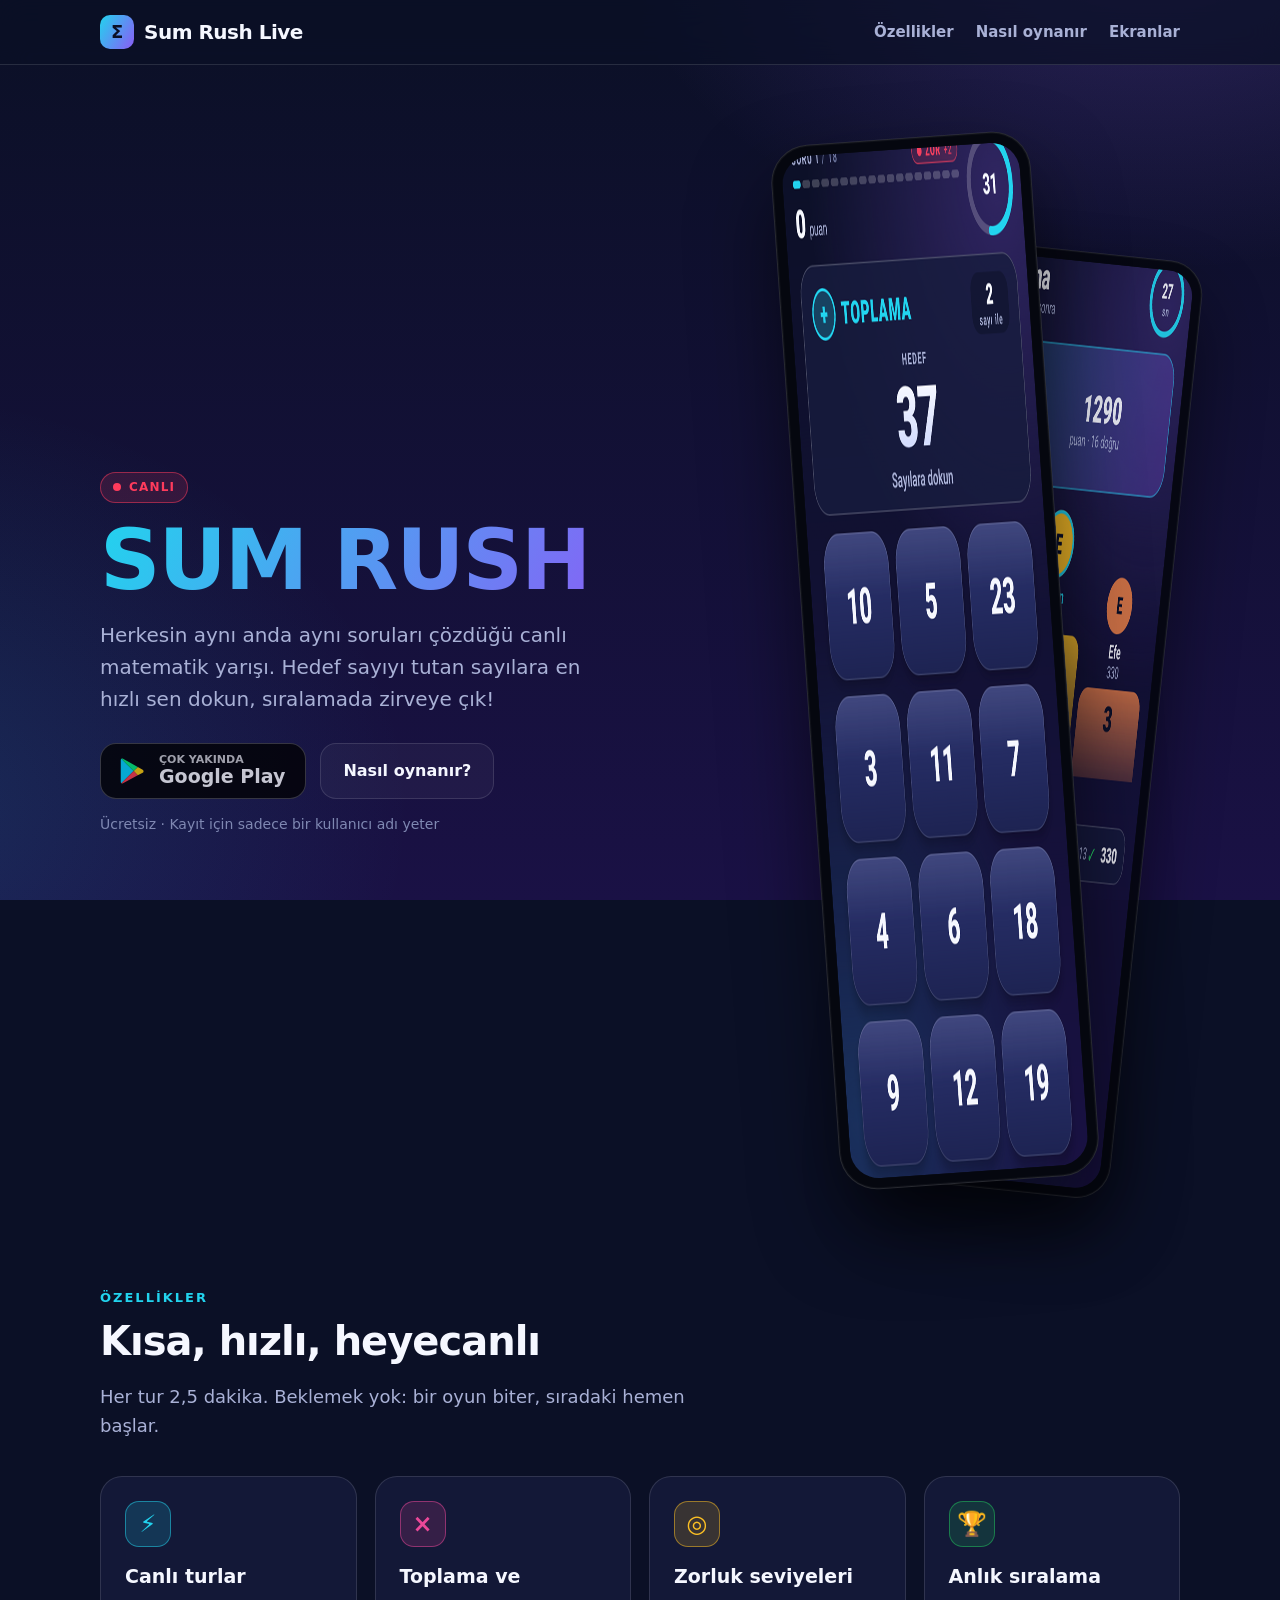
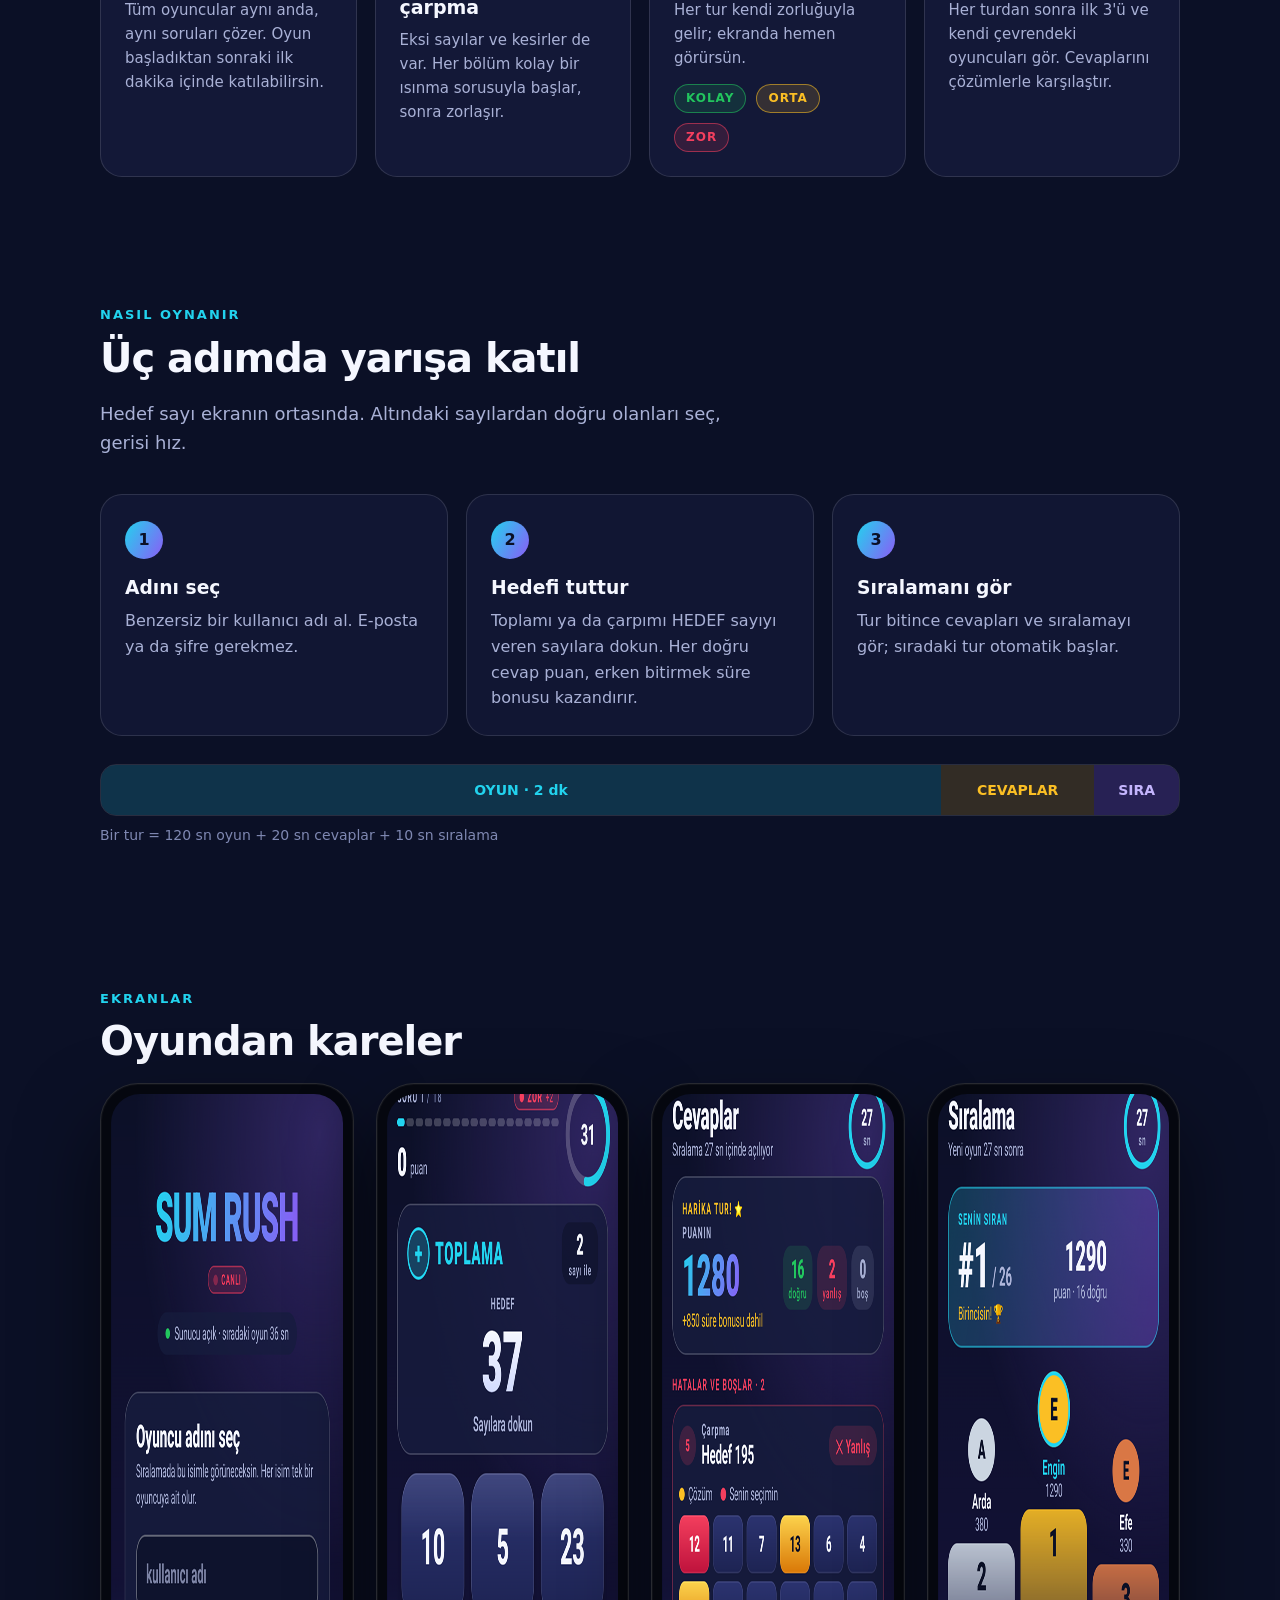
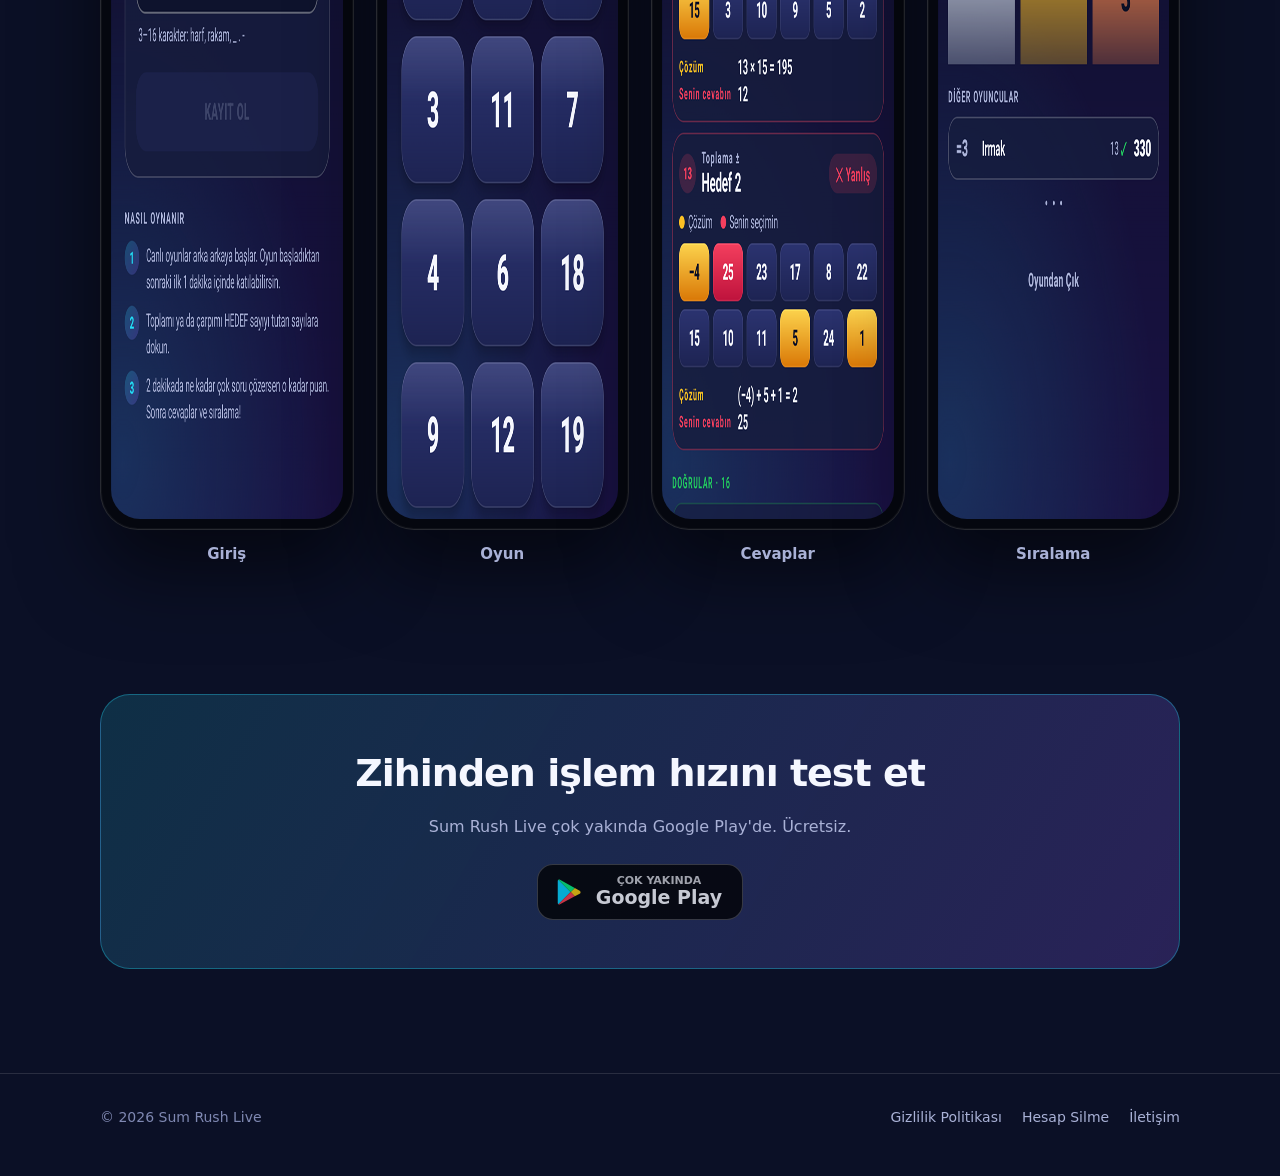
<file: index.html>
<!doctype html>
<html lang="tr">
<head>
<meta charset="utf-8">
<meta name="viewport" content="width=device-width, initial-scale=1">
<title>Sum Rush Live – Canlı matematik yarışı</title>
<meta name="description" content="Sum Rush Live: herkesin aynı anda aynı soruları çözdüğü canlı matematik yarışı. Hedef sayıyı en hızlı bul, sıralamada zirveye çık.">
<meta name="theme-color" content="#0b1026">
<meta property="og:title" content="Sum Rush Live – Canlı matematik yarışı">
<meta property="og:description" content="Hedef sayıyı en hızlı bul, sıralamada zirveye çık. Canlı turlar, ücretsiz.">
<meta property="og:image" content="https://enginer9.github.io/assets/img/ekran-oyun.png">
<meta property="og:url" content="https://enginer9.github.io/">
<link rel="canonical" href="https://enginer9.github.io/">
<link rel="icon" href="assets/img/favicon.svg" type="image/svg+xml">
<link rel="stylesheet" href="assets/style.css">
</head>
<body>

<header class="site-header">
  <div class="wrap">
    <a class="brand" href="./"><span class="brand-mark">Σ</span> Sum Rush Live</a>
    <nav class="nav" aria-label="Ana menü">
      <a href="#ozellikler">Özellikler</a>
      <a href="#nasil">Nasıl oynanır</a>
      <a href="#ekranlar">Ekranlar</a>
    </nav>
  </div>
</header>

<main>
  <section class="hero">
    <div class="wrap">
      <div>
        <span class="pill pill-live">CANLI</span>
        <h1>SUM RUSH</h1>
        <p class="lead">Herkesin aynı anda aynı soruları çözdüğü canlı matematik yarışı. Hedef sayıyı tutan sayılara en hızlı sen dokun, sıralamada zirveye çık!</p>
        <div class="cta">
          <a class="btn btn-play js-play" href="#indir" aria-disabled="true">
            <svg viewBox="0 0 48 48" aria-hidden="true"><path fill="#00d7fe" d="M7 4.5 26.6 24 7 43.5c-.6-.4-1-1.1-1-2V6.5c0-.9.4-1.6 1-2Z"/><path fill="#ffce00" d="m33.2 30.6-6.6-6.6 6.6-6.6 7.9 4.5c1.9 1.1 1.9 3.8 0 4.9l-7.9 3.8Z"/><path fill="#ff3a44" d="M33.2 30.6 26.6 24 7 43.5c.7.5 1.7.6 2.6.1l23.6-13Z"/><path fill="#00f076" d="M33.2 17.4 9.6 4.4c-.9-.5-1.9-.4-2.6.1L26.6 24l6.6-6.6Z"/></svg>
            <span><small class="js-play-small">ÇOK YAKINDA</small><b>Google Play</b></span>
          </a>
          <a class="btn btn-ghost" href="#nasil">Nasıl oynanır?</a>
        </div>
        <p class="note">Ücretsiz · Kayıt için sadece bir kullanıcı adı yeter</p>
      </div>
      <div class="phones">
        <div class="phone"><img src="assets/img/ekran-oyun.png" alt="Oyun ekranı: hedef 37, toplama sorusu, ZOR zorluk seviyesi" width="540" height="1025"></div>
        <div class="phone"><img src="assets/img/ekran-siralama.png" alt="Sıralama ekranı: kürsü ve oyuncunun sırası" width="540" height="1025" loading="lazy"></div>
      </div>
    </div>
  </section>

  <section id="ozellikler">
    <div class="wrap">
      <div class="eyebrow">Özellikler</div>
      <h2 class="section-title">Kısa, hızlı, heyecanlı</h2>
      <p class="section-lead">Her tur 2,5 dakika. Beklemek yok: bir oyun biter, sıradaki hemen başlar.</p>
      <div class="cards">
        <article class="card">
          <div class="icon i-cyan">⚡</div>
          <h3>Canlı turlar</h3>
          <p>Tüm oyuncular aynı anda, aynı soruları çözer. Oyun başladıktan sonraki ilk dakika içinde katılabilirsin.</p>
        </article>
        <article class="card">
          <div class="icon i-pink">×</div>
          <h3>Toplama ve çarpma</h3>
          <p>Eksi sayılar ve kesirler de var. Her bölüm kolay bir ısınma sorusuyla başlar, sonra zorlaşır.</p>
        </article>
        <article class="card">
          <div class="icon i-gold">◎</div>
          <h3>Zorluk seviyeleri</h3>
          <p>Her tur kendi zorluğuyla gelir; ekranda hemen görürsün.</p>
          <div class="levels"><span class="lvl lvl-easy">KOLAY</span><span class="lvl lvl-mid">ORTA</span><span class="lvl lvl-hard">ZOR</span></div>
        </article>
        <article class="card">
          <div class="icon i-green">🏆</div>
          <h3>Anlık sıralama</h3>
          <p>Her turdan sonra ilk 3'ü ve kendi çevrendeki oyuncuları gör. Cevaplarını çözümlerle karşılaştır.</p>
        </article>
      </div>
    </div>
  </section>

  <section id="nasil">
    <div class="wrap">
      <div class="eyebrow">Nasıl oynanır</div>
      <h2 class="section-title">Üç adımda yarışa katıl</h2>
      <p class="section-lead">Hedef sayı ekranın ortasında. Altındaki sayılardan doğru olanları seç, gerisi hız.</p>
      <div class="steps">
        <div class="step"><h3>Adını seç</h3><p>Benzersiz bir kullanıcı adı al. E-posta ya da şifre gerekmez.</p></div>
        <div class="step"><h3>Hedefi tuttur</h3><p>Toplamı ya da çarpımı HEDEF sayıyı veren sayılara dokun. Her doğru cevap puan, erken bitirmek süre bonusu kazandırır.</p></div>
        <div class="step"><h3>Sıralamanı gör</h3><p>Tur bitince cevapları ve sıralamayı gör; sıradaki tur otomatik başlar.</p></div>
      </div>
      <div class="cycle" role="img" aria-label="Bir tur: 120 saniye oyun, 20 saniye cevaplar, 10 saniye sıralama">
        <div class="c-game">OYUN · 2 dk</div>
        <div class="c-ans">CEVAPLAR</div>
        <div class="c-lb">SIRA</div>
      </div>
      <p class="cycle-caption">Bir tur = 120 sn oyun + 20 sn cevaplar + 10 sn sıralama</p>
    </div>
  </section>

  <section id="ekranlar">
    <div class="wrap">
      <div class="eyebrow">Ekranlar</div>
      <h2 class="section-title">Oyundan kareler</h2>
      <div class="gallery">
        <figure><div class="phone"><img src="assets/img/ekran-giris.png" alt="Giriş ekranı" width="540" height="1025" loading="lazy"></div><figcaption>Giriş</figcaption></figure>
        <figure><div class="phone"><img src="assets/img/ekran-oyun.png" alt="Oyun ekranı" width="540" height="1025" loading="lazy"></div><figcaption>Oyun</figcaption></figure>
        <figure><div class="phone"><img src="assets/img/ekran-cevaplar.png" alt="Cevaplar ekranı" width="540" height="1025" loading="lazy"></div><figcaption>Cevaplar</figcaption></figure>
        <figure><div class="phone"><img src="assets/img/ekran-siralama.png" alt="Sıralama ekranı" width="540" height="1025" loading="lazy"></div><figcaption>Sıralama</figcaption></figure>
      </div>
    </div>
  </section>

  <section id="indir">
    <div class="wrap">
      <div class="cta-box">
        <h2>Zihinden işlem hızını test et</h2>
        <p>Sum Rush Live çok yakında Google Play'de. Ücretsiz.</p>
        <a class="btn btn-play js-play" href="#indir" aria-disabled="true">
          <svg viewBox="0 0 48 48" aria-hidden="true"><path fill="#00d7fe" d="M7 4.5 26.6 24 7 43.5c-.6-.4-1-1.1-1-2V6.5c0-.9.4-1.6 1-2Z"/><path fill="#ffce00" d="m33.2 30.6-6.6-6.6 6.6-6.6 7.9 4.5c1.9 1.1 1.9 3.8 0 4.9l-7.9 3.8Z"/><path fill="#ff3a44" d="M33.2 30.6 26.6 24 7 43.5c.7.5 1.7.6 2.6.1l23.6-13Z"/><path fill="#00f076" d="M33.2 17.4 9.6 4.4c-.9-.5-1.9-.4-2.6.1L26.6 24l6.6-6.6Z"/></svg>
          <span><small class="js-play-small">ÇOK YAKINDA</small><b>Google Play</b></span>
        </a>
      </div>
    </div>
  </section>
</main>

<footer class="site-footer">
  <div class="wrap">
    <span>© 2026 Sum Rush Live</span>
    <nav aria-label="Alt menü">
      <a href="gizlilik-politikasi.html">Gizlilik Politikası</a>
      <a href="hesap-silme.html">Hesap Silme</a>
      <a class="js-mail" href="#">İletişim</a>
    </nav>
  </div>
</footer>

<script src="assets/site.js"></script>
</body>
</html>
</file>
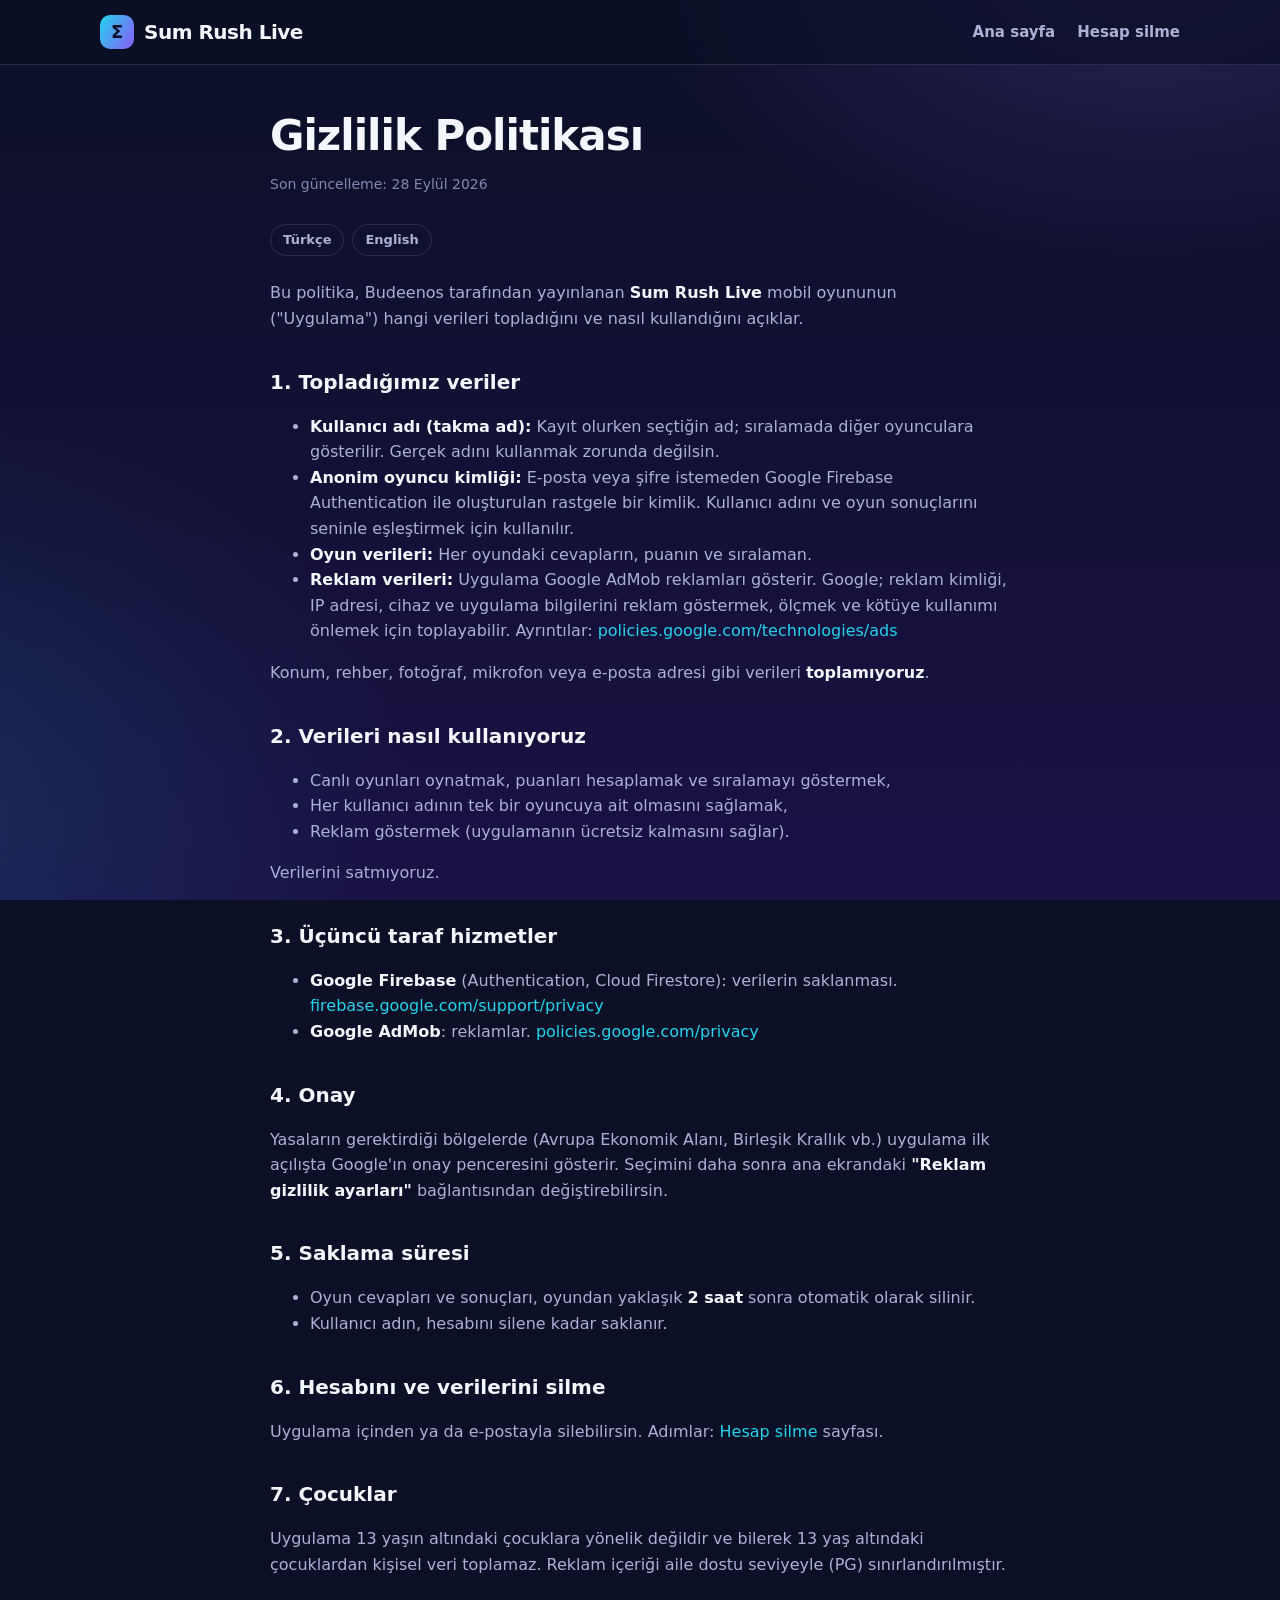
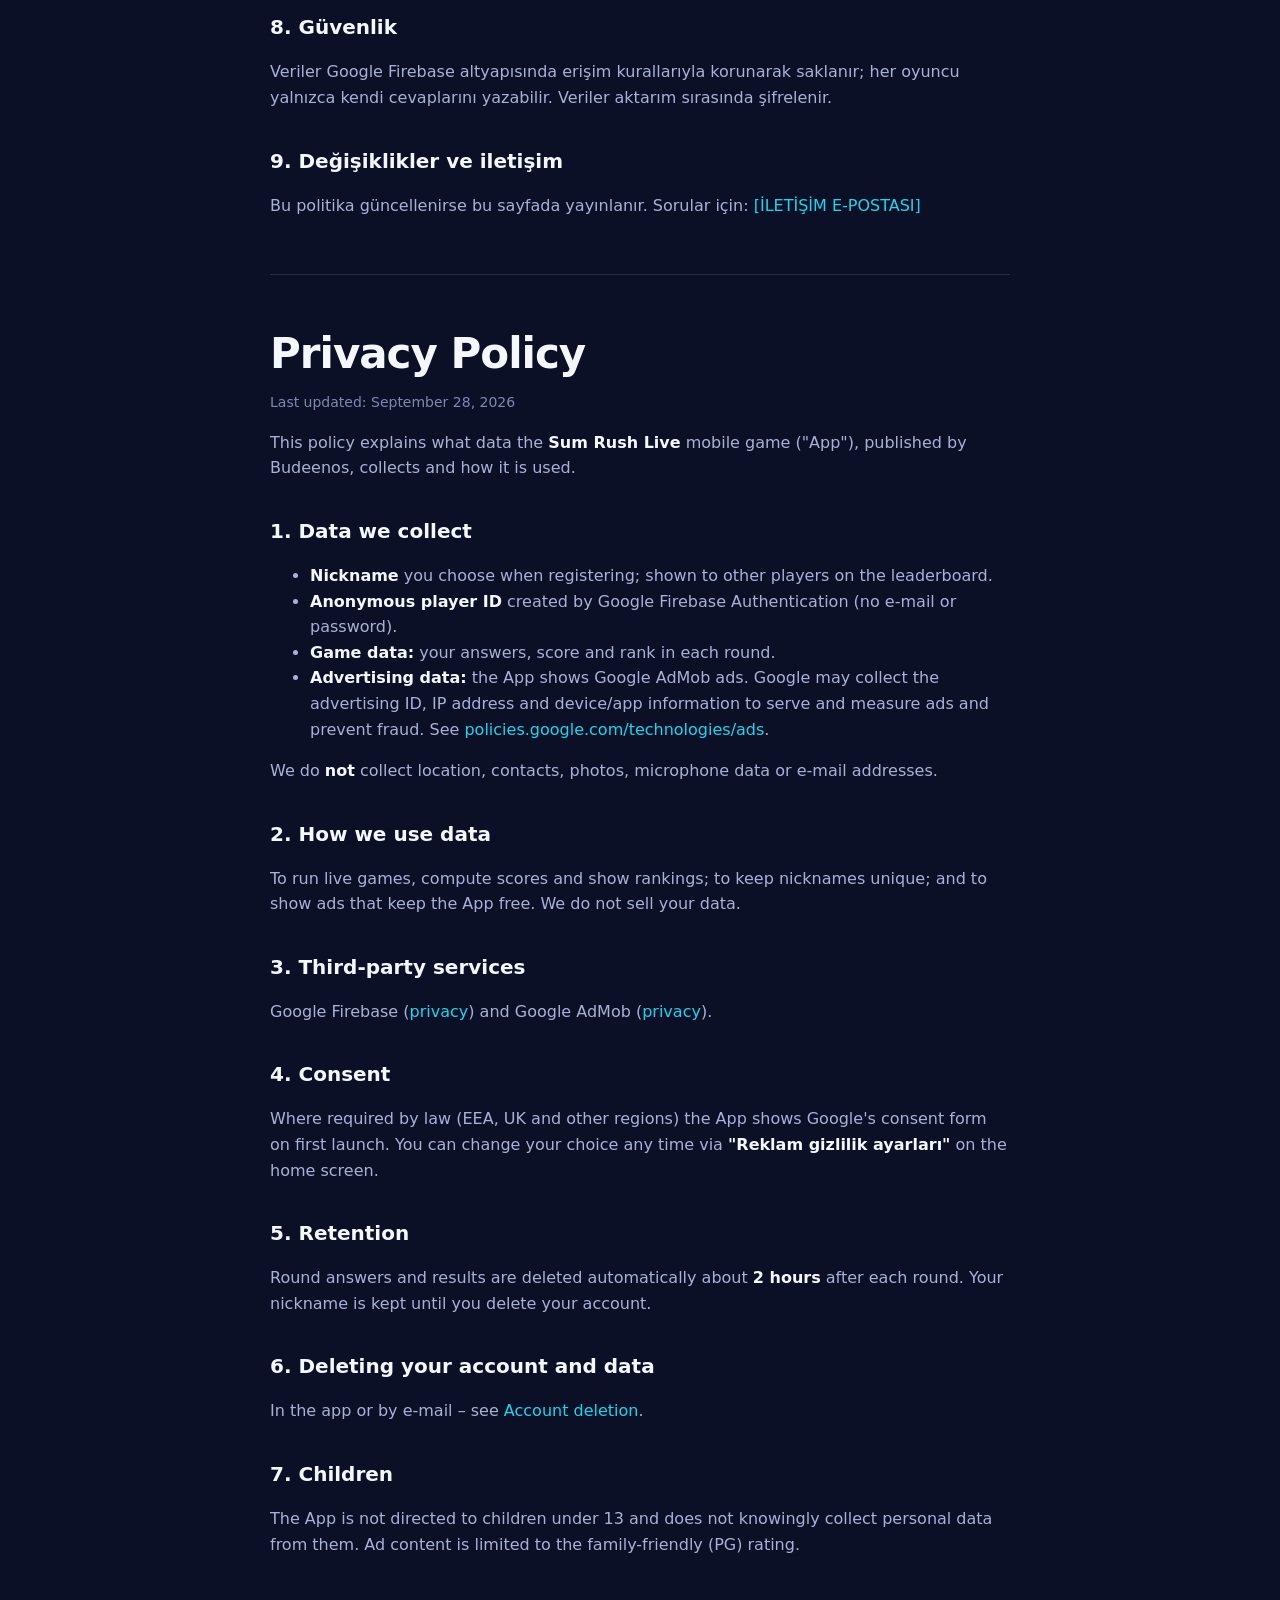
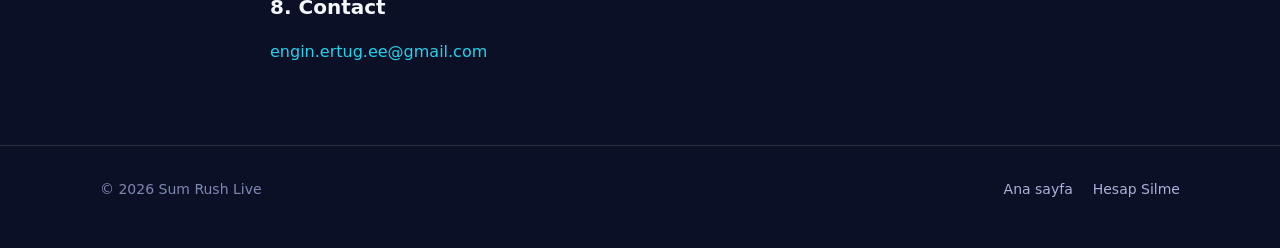
<file: gizlilik-politikasi.html>
<!doctype html>
<html lang="tr">
<head>
<meta charset="utf-8">
<meta name="viewport" content="width=device-width, initial-scale=1">
<title>Gizlilik Politikası – Sum Rush Live</title>
<meta name="description" content="Sum Rush Live gizlilik politikası / privacy policy.">
<meta name="theme-color" content="#0b1026">
<link rel="icon" href="assets/img/favicon.svg" type="image/svg+xml">
<link rel="stylesheet" href="assets/style.css">
</head>
<body>

<header class="site-header">
  <div class="wrap">
    <a class="brand" href="./"><span class="brand-mark">Σ</span> Sum Rush Live</a>
    <nav class="nav" aria-label="Ana menü"><a href="./">Ana sayfa</a><a href="hesap-silme.html">Hesap silme</a></nav>
  </div>
</header>

<main class="doc">
  <h1>Gizlilik Politikası</h1>
  <p class="muted">Son güncelleme: 28 Eylül 2026</p>
  <div class="lang-switch"><a href="#tr">Türkçe</a><a href="#en">English</a></div>

  <div id="tr">
  <p>Bu politika, Budeenos tarafından yayınlanan <strong>Sum Rush Live</strong> mobil oyununun ("Uygulama") hangi verileri topladığını ve nasıl kullandığını açıklar.</p>

  <h2>1. Topladığımız veriler</h2>
  <ul>
    <li><strong>Kullanıcı adı (takma ad):</strong> Kayıt olurken seçtiğin ad; sıralamada diğer oyunculara gösterilir. Gerçek adını kullanmak zorunda değilsin.</li>
    <li><strong>Anonim oyuncu kimliği:</strong> E-posta veya şifre istemeden Google Firebase Authentication ile oluşturulan rastgele bir kimlik. Kullanıcı adını ve oyun sonuçlarını seninle eşleştirmek için kullanılır.</li>
    <li><strong>Oyun verileri:</strong> Her oyundaki cevapların, puanın ve sıralaman.</li>
    <li><strong>Reklam verileri:</strong> Uygulama Google AdMob reklamları gösterir. Google; reklam kimliği, IP adresi, cihaz ve uygulama bilgilerini reklam göstermek, ölçmek ve kötüye kullanımı önlemek için toplayabilir. Ayrıntılar: <a href="https://policies.google.com/technologies/ads">policies.google.com/technologies/ads</a></li>
  </ul>
  <p>Konum, rehber, fotoğraf, mikrofon veya e-posta adresi gibi verileri <strong>toplamıyoruz</strong>.</p>

  <h2>2. Verileri nasıl kullanıyoruz</h2>
  <ul>
    <li>Canlı oyunları oynatmak, puanları hesaplamak ve sıralamayı göstermek,</li>
    <li>Her kullanıcı adının tek bir oyuncuya ait olmasını sağlamak,</li>
    <li>Reklam göstermek (uygulamanın ücretsiz kalmasını sağlar).</li>
  </ul>
  <p>Verilerini satmıyoruz.</p>

  <h2>3. Üçüncü taraf hizmetler</h2>
  <ul>
    <li><strong>Google Firebase</strong> (Authentication, Cloud Firestore): verilerin saklanması. <a href="https://firebase.google.com/support/privacy">firebase.google.com/support/privacy</a></li>
    <li><strong>Google AdMob</strong>: reklamlar. <a href="https://policies.google.com/privacy">policies.google.com/privacy</a></li>
  </ul>

  <h2>4. Onay</h2>
  <p>Yasaların gerektirdiği bölgelerde (Avrupa Ekonomik Alanı, Birleşik Krallık vb.) uygulama ilk açılışta Google'ın onay penceresini gösterir. Seçimini daha sonra ana ekrandaki <strong>"Reklam gizlilik ayarları"</strong> bağlantısından değiştirebilirsin.</p>

  <h2>5. Saklama süresi</h2>
  <ul>
    <li>Oyun cevapları ve sonuçları, oyundan yaklaşık <strong>2 saat</strong> sonra otomatik olarak silinir.</li>
    <li>Kullanıcı adın, hesabını silene kadar saklanır.</li>
  </ul>

  <h2>6. Hesabını ve verilerini silme</h2>
  <p>Uygulama içinden ya da e-postayla silebilirsin. Adımlar: <a href="hesap-silme.html">Hesap silme</a> sayfası.</p>

  <h2>7. Çocuklar</h2>
  <p>Uygulama 13 yaşın altındaki çocuklara yönelik değildir ve bilerek 13 yaş altındaki çocuklardan kişisel veri toplamaz. Reklam içeriği aile dostu seviyeyle (PG) sınırlandırılmıştır.</p>

  <h2>8. Güvenlik</h2>
  <p>Veriler Google Firebase altyapısında erişim kurallarıyla korunarak saklanır; her oyuncu yalnızca kendi cevaplarını yazabilir. Veriler aktarım sırasında şifrelenir.</p>

  <h2>9. Değişiklikler ve iletişim</h2>
  <p>Bu politika güncellenirse bu sayfada yayınlanır. Sorular için: <a href="mailto:[İLETİŞİM E-POSTASI]">[İLETİŞİM E-POSTASI]</a></p>
  </div>

  <hr>

  <div id="en" lang="en">
  <h1>Privacy Policy</h1>
  <p class="muted">Last updated: September 28, 2026</p>
  <p>This policy explains what data the <strong>Sum Rush Live</strong> mobile game ("App"), published by Budeenos, collects and how it is used.</p>

  <h2>1. Data we collect</h2>
  <ul>
    <li><strong>Nickname</strong> you choose when registering; shown to other players on the leaderboard.</li>
    <li><strong>Anonymous player ID</strong> created by Google Firebase Authentication (no e-mail or password).</li>
    <li><strong>Game data:</strong> your answers, score and rank in each round.</li>
    <li><strong>Advertising data:</strong> the App shows Google AdMob ads. Google may collect the advertising ID, IP address and device/app information to serve and measure ads and prevent fraud. See <a href="https://policies.google.com/technologies/ads">policies.google.com/technologies/ads</a>.</li>
  </ul>
  <p>We do <strong>not</strong> collect location, contacts, photos, microphone data or e-mail addresses.</p>

  <h2>2. How we use data</h2>
  <p>To run live games, compute scores and show rankings; to keep nicknames unique; and to show ads that keep the App free. We do not sell your data.</p>

  <h2>3. Third-party services</h2>
  <p>Google Firebase (<a href="https://firebase.google.com/support/privacy">privacy</a>) and Google AdMob (<a href="https://policies.google.com/privacy">privacy</a>).</p>

  <h2>4. Consent</h2>
  <p>Where required by law (EEA, UK and other regions) the App shows Google's consent form on first launch. You can change your choice any time via <strong>"Reklam gizlilik ayarları"</strong> on the home screen.</p>

  <h2>5. Retention</h2>
  <p>Round answers and results are deleted automatically about <strong>2 hours</strong> after each round. Your nickname is kept until you delete your account.</p>

  <h2>6. Deleting your account and data</h2>
  <p>In the app or by e-mail – see <a href="hesap-silme.html#en">Account deletion</a>.</p>

  <h2>7. Children</h2>
  <p>The App is not directed to children under 13 and does not knowingly collect personal data from them. Ad content is limited to the family-friendly (PG) rating.</p>

  <h2>8. Contact</h2>
  <p><a href="mailto:engin.ertug.ee@gmail.com">engin.ertug.ee@gmail.com</a></p>
  </div>
</main>

<footer class="site-footer">
  <div class="wrap"><span>© 2026 Sum Rush Live</span><nav><a href="./">Ana sayfa</a><a href="hesap-silme.html">Hesap Silme</a></nav></div>
</footer>
</body>
</html>
</file>
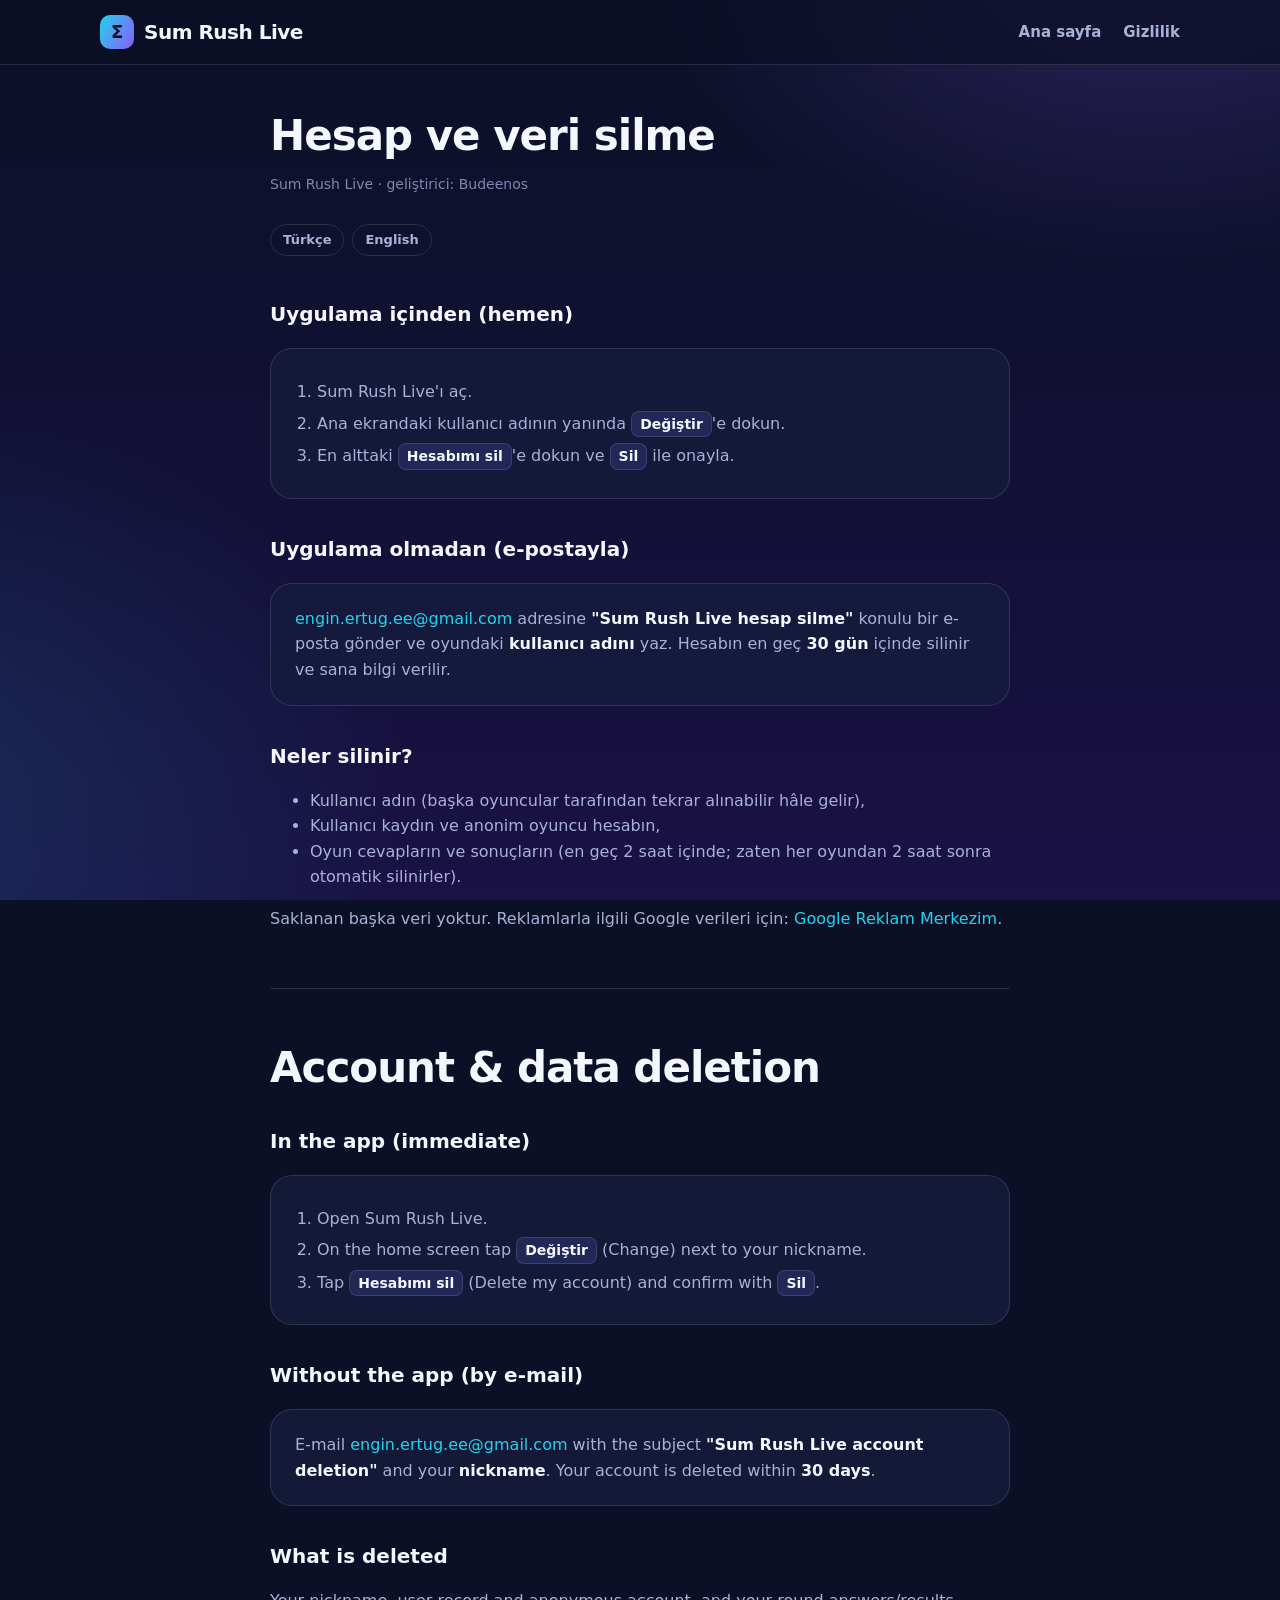
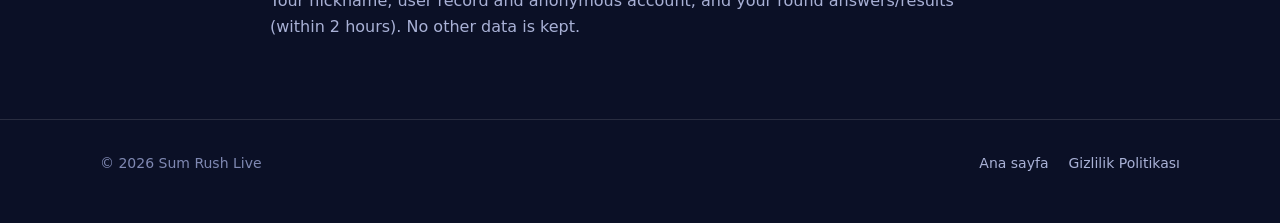
<file: hesap-silme.html>
<!doctype html>
<html lang="tr">
<head>
<meta charset="utf-8">
<meta name="viewport" content="width=device-width, initial-scale=1">
<title>Hesap Silme – Sum Rush Live</title>
<meta name="description" content="Sum Rush Live hesabını ve verilerini nasıl silersin / how to delete your Sum Rush Live account.">
<meta name="theme-color" content="#0b1026">
<link rel="icon" href="assets/img/favicon.svg" type="image/svg+xml">
<link rel="stylesheet" href="assets/style.css">
</head>
<body>

<header class="site-header">
  <div class="wrap">
    <a class="brand" href="./"><span class="brand-mark">Σ</span> Sum Rush Live</a>
    <nav class="nav" aria-label="Ana menü"><a href="./">Ana sayfa</a><a href="gizlilik-politikasi.html">Gizlilik</a></nav>
  </div>
</header>

<main class="doc">
  <h1>Hesap ve veri silme</h1>
  <p class="muted">Sum Rush Live · geliştirici: Budeenos</p>
  <div class="lang-switch"><a href="#tr">Türkçe</a><a href="#en">English</a></div>

  <div id="tr">
  <h2>Uygulama içinden (hemen)</h2>
  <div class="box">
    <ol>
      <li>Sum Rush Live'ı aç.</li>
      <li>Ana ekrandaki kullanıcı adının yanında <span class="kbd">Değiştir</span>'e dokun.</li>
      <li>En alttaki <span class="kbd">Hesabımı sil</span>'e dokun ve <span class="kbd">Sil</span> ile onayla.</li>
    </ol>
  </div>

  <h2>Uygulama olmadan (e-postayla)</h2>
  <div class="box">
    <p style="margin:0"><a href="mailto:engin.ertug.ee@gmail.com?subject=Sum%20Rush%20Live%20hesap%20silme">engin.ertug.ee@gmail.com</a> adresine <strong>"Sum Rush Live hesap silme"</strong> konulu bir e-posta gönder ve oyundaki <strong>kullanıcı adını</strong> yaz. Hesabın en geç <strong>30 gün</strong> içinde silinir ve sana bilgi verilir.</p>
  </div>

  <h2>Neler silinir?</h2>
  <ul>
    <li>Kullanıcı adın (başka oyuncular tarafından tekrar alınabilir hâle gelir),</li>
    <li>Kullanıcı kaydın ve anonim oyuncu hesabın,</li>
    <li>Oyun cevapların ve sonuçların (en geç 2 saat içinde; zaten her oyundan 2 saat sonra otomatik silinirler).</li>
  </ul>
  <p>Saklanan başka veri yoktur. Reklamlarla ilgili Google verileri için: <a href="https://myadcenter.google.com/">Google Reklam Merkezim</a>.</p>
  </div>

  <hr>

  <div id="en" lang="en">
  <h1>Account &amp; data deletion</h1>
  <h2>In the app (immediate)</h2>
  <div class="box">
    <ol>
      <li>Open Sum Rush Live.</li>
      <li>On the home screen tap <span class="kbd">Değiştir</span> (Change) next to your nickname.</li>
      <li>Tap <span class="kbd">Hesabımı sil</span> (Delete my account) and confirm with <span class="kbd">Sil</span>.</li>
    </ol>
  </div>
  <h2>Without the app (by e-mail)</h2>
  <div class="box">
    <p style="margin:0">E-mail <a href="mailto:engin.ertug.ee@gmail.com?subject=Sum%20Rush%20Live%20account%20deletion">engin.ertug.ee@gmail.com</a> with the subject <strong>"Sum Rush Live account deletion"</strong> and your <strong>nickname</strong>. Your account is deleted within <strong>30 days</strong>.</p>
  </div>
  <h2>What is deleted</h2>
  <p>Your nickname, user record and anonymous account, and your round answers/results (within 2 hours). No other data is kept.</p>
  </div>
</main>

<footer class="site-footer">
  <div class="wrap"><span>© 2026 Sum Rush Live</span><nav><a href="./">Ana sayfa</a><a href="gizlilik-politikasi.html">Gizlilik Politikası</a></nav></div>
</footer>
</body>
</html>
</file>
<file: assets/style.css>
/* Sum Rush Live – site stylesheet. Same night-arcade palette as the game. */
:root {
  --bg-top: #0b1026;
  --bg-bottom: #1a1145;
  --surface: #161c3d;
  --surface-high: #212858;
  --stroke: rgba(255, 255, 255, .12);
  --text: #f5f7ff;
  --text-2: #a9b1d6;
  --text-3: #7f88b2;
  --cyan: #22d3ee;
  --violet: #8b5cf6;
  --pink: #ec4899;
  --gold: #fbbf24;
  --green: #22c55e;
  --red: #f43f5e;
  --accent: linear-gradient(120deg, var(--cyan), var(--violet));
  --radius: 22px;
  --max: 1120px;
  color-scheme: dark;
}

* { box-sizing: border-box; }
html { scroll-behavior: smooth; }
body {
  margin: 0;
  font-family: system-ui, -apple-system, "Segoe UI", Roboto, "Helvetica Neue", Arial, sans-serif;
  color: var(--text);
  background: var(--bg-top);
  background-image:
    radial-gradient(900px 600px at 90% -10%, rgba(139, 92, 246, .28), transparent 60%),
    radial-gradient(900px 700px at -10% 90%, rgba(34, 211, 238, .14), transparent 60%),
    linear-gradient(180deg, var(--bg-top), var(--bg-bottom));
  background-attachment: fixed;
  line-height: 1.6;
  -webkit-font-smoothing: antialiased;
}
a { color: var(--cyan); text-decoration: none; }
a:hover { text-decoration: underline; }
img { max-width: 100%; display: block; }
.wrap { max-width: var(--max); margin: 0 auto; padding: 0 20px; }

/* ---------- header ---------- */
.site-header {
  position: sticky; top: 0; z-index: 10;
  backdrop-filter: blur(14px);
  background: rgba(11, 16, 38, .72);
  border-bottom: 1px solid var(--stroke);
}
.site-header .wrap { display: flex; align-items: center; justify-content: space-between; height: 64px; gap: 16px; }
.brand { display: flex; align-items: center; gap: 10px; font-weight: 900; letter-spacing: -.5px; font-size: 20px; color: var(--text); }
.brand:hover { text-decoration: none; }
.brand-mark {
  width: 34px; height: 34px; border-radius: 10px; background: var(--accent);
  display: grid; place-items: center; color: var(--bg-top); font-weight: 900; font-size: 18px;
}
.nav { display: flex; gap: 22px; font-weight: 600; font-size: 15px; }
.nav a { color: var(--text-2); }
.nav a:hover { color: var(--text); text-decoration: none; }

/* ---------- buttons & pills ---------- */
.btn {
  display: inline-flex; align-items: center; gap: 12px;
  padding: 14px 22px; border-radius: 16px; font-weight: 800; font-size: 16px;
  border: 1px solid transparent; transition: transform .15s ease, box-shadow .15s ease;
}
.btn:hover { text-decoration: none; transform: translateY(-2px); }
.btn-primary { background: var(--accent); color: var(--bg-top); box-shadow: 0 10px 30px rgba(34, 211, 238, .25); }
.btn-ghost { color: var(--text); border-color: var(--stroke); background: rgba(255, 255, 255, .04); }
.btn-play { background: #000; color: #fff; border-color: rgba(255, 255, 255, .25); padding: 10px 20px 10px 16px; }
.btn-play small { display: block; font-size: 11px; font-weight: 600; opacity: .8; line-height: 1.1; }
.btn-play b { display: block; font-size: 19px; line-height: 1.15; }
.btn-play svg { width: 30px; height: 30px; flex: none; }
.btn[aria-disabled="true"] { opacity: .75; cursor: default; }
.btn[aria-disabled="true"]:hover { transform: none; }

.pill {
  display: inline-flex; align-items: center; gap: 8px;
  padding: 5px 12px; border-radius: 999px; font-size: 12px; font-weight: 800; letter-spacing: 1.2px;
}
.pill-live { color: #ff3b5c; background: rgba(255, 59, 92, .14); border: 1px solid rgba(255, 59, 92, .5); }
.pill-live::before { content: ""; width: 8px; height: 8px; border-radius: 50%; background: #ff3b5c; animation: breathe 1.5s ease-in-out infinite; }
@keyframes breathe { 50% { opacity: .35; } }

/* ---------- hero ---------- */
/* clip: the tilted second phone must not create horizontal scrolling on narrow screens */
.hero { padding: 72px 0 40px; overflow-x: clip; }
.hero .wrap { display: grid; grid-template-columns: 1.05fr .95fr; align-items: center; gap: 48px; }
.hero h1 {
  font-size: clamp(48px, 7vw, 84px); line-height: .95; margin: 18px 0 18px; font-weight: 900; letter-spacing: -2px;
  background: var(--accent); -webkit-background-clip: text; background-clip: text; color: transparent;
}
.hero .lead { font-size: 20px; color: var(--text-2); max-width: 520px; margin: 0 0 28px; }
.hero .cta { display: flex; flex-wrap: wrap; gap: 14px; align-items: center; }
.hero .note { margin-top: 14px; font-size: 14px; color: var(--text-3); }

.phones { position: relative; display: flex; justify-content: center; min-height: 560px; }
.phone {
  width: 260px; border-radius: 38px; padding: 10px; background: #05070f;
  border: 1px solid rgba(255, 255, 255, .14);
  box-shadow: 0 40px 80px rgba(0, 0, 0, .55), 0 0 0 1px rgba(255, 255, 255, .04) inset;
}
.phone img { border-radius: 29px; }
.phones .phone:first-child { position: relative; z-index: 2; transform: rotate(-4deg); }
.phones .phone:last-child { position: absolute; right: 2%; top: 60px; transform: rotate(6deg) scale(.9); opacity: .9; }

/* ---------- sections ---------- */
section { padding: 64px 0; scroll-margin-top: 56px; }
.section-title { font-size: clamp(28px, 4vw, 40px); margin: 0 0 10px; font-weight: 900; letter-spacing: -1px; }
.section-lead { color: var(--text-2); margin: 0 0 36px; max-width: 640px; font-size: 18px; }
.eyebrow { color: var(--cyan); font-weight: 800; letter-spacing: 2px; font-size: 13px; text-transform: uppercase; }

.cards { display: grid; grid-template-columns: repeat(4, 1fr); gap: 18px; }
.card {
  background: rgba(22, 28, 61, .78); border: 1px solid var(--stroke); border-radius: var(--radius);
  padding: 24px; transition: transform .2s ease, border-color .2s ease;
}
.card:hover { transform: translateY(-4px); border-color: rgba(34, 211, 238, .45); }
.card h3 { margin: 14px 0 6px; font-size: 19px; }
.card p { margin: 0; color: var(--text-2); font-size: 15px; }
.icon {
  width: 46px; height: 46px; border-radius: 14px; display: grid; place-items: center;
  font-size: 24px; font-weight: 900;
}
.i-cyan { background: rgba(34, 211, 238, .16); color: var(--cyan); border: 1px solid rgba(34, 211, 238, .5); }
.i-pink { background: rgba(236, 72, 153, .16); color: var(--pink); border: 1px solid rgba(236, 72, 153, .5); }
.i-gold { background: rgba(251, 191, 36, .16); color: var(--gold); border: 1px solid rgba(251, 191, 36, .5); }
.i-green { background: rgba(34, 197, 94, .16); color: var(--green); border: 1px solid rgba(34, 197, 94, .5); }

.levels { display: flex; gap: 10px; flex-wrap: wrap; margin-top: 14px; }
.lvl { padding: 4px 11px; border-radius: 999px; font-size: 12px; font-weight: 900; letter-spacing: 1px; }
.lvl-easy { color: var(--green); background: rgba(34, 197, 94, .14); border: 1px solid rgba(34, 197, 94, .55); }
.lvl-mid { color: var(--gold); background: rgba(251, 191, 36, .14); border: 1px solid rgba(251, 191, 36, .55); }
.lvl-hard { color: var(--red); background: rgba(244, 63, 94, .14); border: 1px solid rgba(244, 63, 94, .55); }

/* how to play */
.steps { display: grid; grid-template-columns: repeat(3, 1fr); gap: 18px; counter-reset: step; }
.step { position: relative; padding: 26px 24px 24px; border-radius: var(--radius); background: rgba(22, 28, 61, .6); border: 1px solid var(--stroke); }
.step::before {
  counter-increment: step; content: counter(step);
  display: grid; place-items: center; width: 38px; height: 38px; border-radius: 50%;
  background: var(--accent); color: var(--bg-top); font-weight: 900; margin-bottom: 14px;
}
.step h3 { margin: 0 0 6px; }
.step p { margin: 0; color: var(--text-2); }

.cycle { display: flex; margin-top: 28px; border-radius: 16px; overflow: hidden; border: 1px solid var(--stroke); font-weight: 800; font-size: 14px; text-align: center; }
.cycle div { padding: 14px 8px; }
.cycle .c-game { flex: 120; background: rgba(34, 211, 238, .18); color: var(--cyan); }
.cycle .c-ans { flex: 20; background: rgba(251, 191, 36, .16); color: var(--gold); }
.cycle .c-lb { flex: 10; background: rgba(139, 92, 246, .22); color: #c4b5fd; }
.cycle-caption { color: var(--text-3); font-size: 14px; margin-top: 8px; }

/* gallery */
.gallery { display: grid; grid-template-columns: repeat(4, 1fr); gap: 22px; }
.gallery figure { margin: 0; }
.gallery .phone { width: 100%; }
.gallery figcaption { text-align: center; color: var(--text-2); font-weight: 600; margin-top: 12px; font-size: 15px; }

/* CTA */
.cta-box {
  text-align: center; padding: 48px 24px; border-radius: 30px;
  background: linear-gradient(120deg, rgba(34, 211, 238, .16), rgba(139, 92, 246, .24));
  border: 1px solid rgba(34, 211, 238, .35);
}
.cta-box h2 { margin: 0 0 10px; font-size: clamp(26px, 4vw, 38px); letter-spacing: -1px; }
.cta-box p { color: var(--text-2); margin: 0 0 24px; }

/* footer */
.site-footer { border-top: 1px solid var(--stroke); padding: 32px 0 48px; color: var(--text-3); font-size: 14px; margin-top: 40px; }
.site-footer .wrap { display: flex; justify-content: space-between; gap: 16px; flex-wrap: wrap; }
.site-footer nav { display: flex; gap: 20px; flex-wrap: wrap; }
.site-footer a { color: var(--text-2); }

/* ---------- document pages (privacy, deletion) ---------- */
.doc { max-width: 780px; margin: 0 auto; padding: 48px 20px 24px; }
.doc h1 { font-size: clamp(30px, 5vw, 42px); letter-spacing: -1px; margin: 0 0 6px; line-height: 1.1; }
.doc h2 { font-size: 20px; margin: 34px 0 8px; color: var(--text); }
.doc p, .doc li { color: var(--text-2); }
.doc strong { color: var(--text); }
.doc .muted { color: var(--text-3); font-size: 14px; }
.doc hr { border: 0; border-top: 1px solid var(--stroke); margin: 56px 0; }
.doc .lang-switch { display: inline-flex; gap: 8px; margin: 14px 0 8px; }
.doc .lang-switch a { padding: 5px 12px; border-radius: 999px; border: 1px solid var(--stroke); color: var(--text-2); font-size: 13px; font-weight: 700; }
.box {
  background: rgba(22, 28, 61, .8); border: 1px solid var(--stroke); border-radius: var(--radius); padding: 22px 24px; margin: 18px 0;
}
.box ol { margin: 8px 0 0; padding-left: 22px; }
.box li { margin: 6px 0; }
.kbd { display: inline-block; padding: 1px 8px; border-radius: 8px; background: var(--surface-high); border: 1px solid var(--stroke); color: var(--text); font-weight: 700; font-size: 14px; }

/* ---------- responsive ---------- */
@media (max-width: 960px) {
  .hero .wrap { grid-template-columns: 1fr; text-align: center; }
  .hero .lead { margin-left: auto; margin-right: auto; }
  .hero .cta { justify-content: center; }
  .phones { min-height: 520px; }
  .cards { grid-template-columns: repeat(2, 1fr); }
  .gallery { grid-template-columns: repeat(2, 1fr); }
  .steps { grid-template-columns: 1fr; }
}
@media (max-width: 560px) {
  .nav { display: none; }
  .hero { padding-top: 40px; }
  .phones .phone:last-child { display: none; }
  .phone { width: 230px; }
  .cards { grid-template-columns: 1fr; }
  .gallery { grid-template-columns: 1fr 1fr; gap: 12px; }
  .gallery .phone { padding: 6px; border-radius: 24px; }
  .gallery .phone img { border-radius: 19px; }
  .cycle { font-size: 12px; }
}
@media (prefers-reduced-motion: reduce) {
  *, *::before { animation: none !important; transition: none !important; scroll-behavior: auto !important; }
}
</file>
